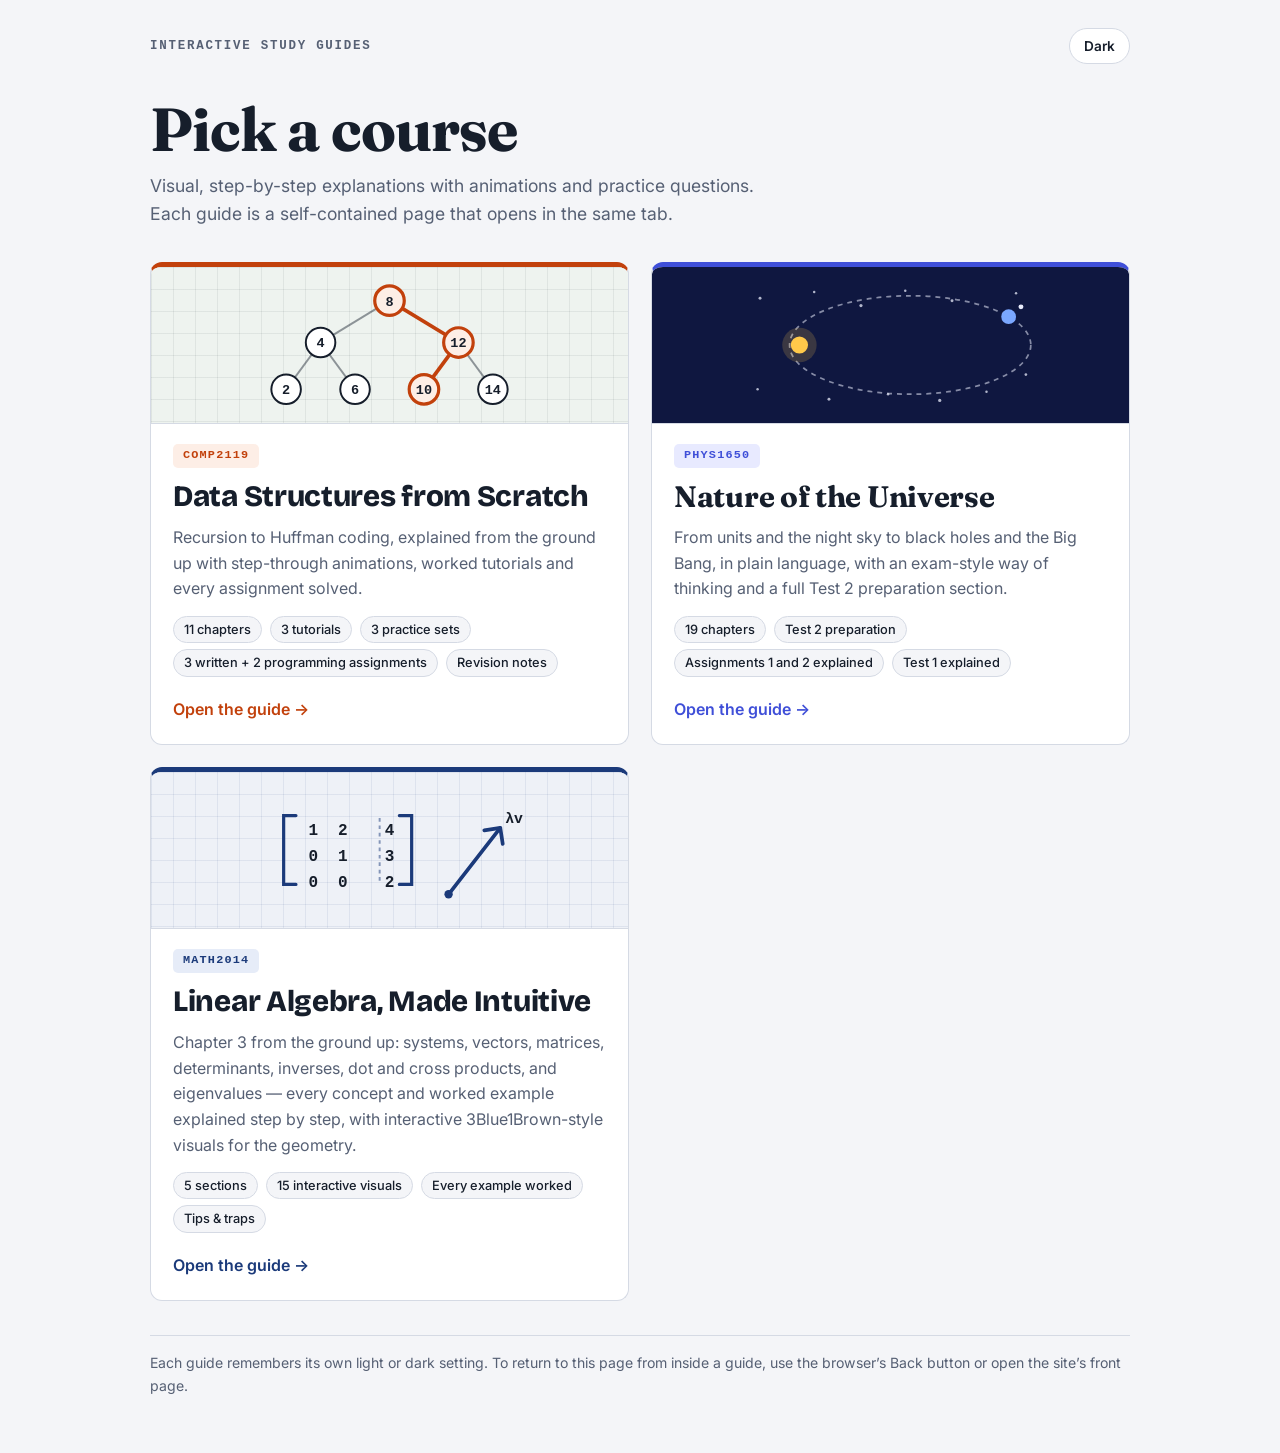
<file: index.html>
<!doctype html>
<html lang="en">
<head>
<meta charset="utf-8">
<meta name="viewport" content="width=device-width,initial-scale=1,viewport-fit=cover">
<meta name="robots" content="noindex,nofollow">
<title>Study Guides</title>
<link rel="icon" href="data:image/svg+xml,%3Csvg xmlns='http://www.w3.org/2000/svg' viewBox='0 0 32 32'%3E%3Crect width='32' height='32' rx='7' fill='%23161e2b'/%3E%3Ccircle cx='11' cy='12' r='3.2' fill='%23ffa24d'/%3E%3Ccircle cx='22' cy='12' r='3.2' fill='%238c9bff'/%3E%3Cpath d='M11 15v4m11-4v4M11 19h11' stroke='%23fff' stroke-width='2' fill='none' stroke-linecap='round'/%3E%3C/svg%3E">
<link rel="preconnect" href="https://fonts.googleapis.com">
<link rel="preconnect" href="https://fonts.gstatic.com" crossorigin>
<link rel="stylesheet" href="https://fonts.googleapis.com/css2?family=Bricolage+Grotesque:wght@600;800&family=Fraunces:opsz,wght@9..144,600;9..144,700&family=Inter:wght@400;500;600&display=swap">
<style>
:root{
  --bg:#f4f5f8; --surface:#ffffff; --ink:#161e2b; --muted:#566074; --line:#d5dae4;
  --comp:#c2410c; --comp-soft:#fdeee6; --comp-art:#eef3ef; --comp-grid:rgba(23,35,45,.07);
  --phys:#3f4fd8; --phys-soft:#e8eaff;
  --math:#1b3a7a; --math-soft:#e6ecf8; --math-art:#eef1f7; --math-grid:rgba(27,58,122,.08);
  --shadow:0 2px 4px rgba(22,30,43,.06),0 10px 26px rgba(22,30,43,.09);
  --serif:'Fraunces',Georgia,'Times New Roman',serif;
  --sans:'Inter',system-ui,-apple-system,'Segoe UI',Roboto,sans-serif;
  --disp:'Bricolage Grotesque','Trebuchet MS',system-ui,sans-serif;
  --mono:ui-monospace,SFMono-Regular,Menlo,Consolas,monospace;
  color-scheme:light;
}
:root[data-theme="dark"]{
  --bg:#0e1319; --surface:#161d26; --ink:#e8edf3; --muted:#9aa7b6; --line:#2a3441;
  --comp:#ffa24d; --comp-soft:#3a2614; --comp-art:#10171c; --comp-grid:rgba(230,237,242,.06);
  --phys:#8c9bff; --phys-soft:#232d63;
  --math:#8fb0ee; --math-soft:#1c2a46; --math-art:#10151f; --math-grid:rgba(143,176,238,.08);
  --shadow:0 2px 4px rgba(0,0,0,.4),0 10px 26px rgba(0,0,0,.4);
  color-scheme:dark;
}
*,*::before,*::after{box-sizing:border-box}
html{-webkit-text-size-adjust:100%}
body{
  margin:0; background:var(--bg); color:var(--ink);
  font:400 16px/1.6 var(--sans); -webkit-font-smoothing:antialiased;
  padding-left:max(16px,env(safe-area-inset-left,0px));
  padding-right:max(16px,env(safe-area-inset-right,0px));
  padding-top:max(0px,env(safe-area-inset-top,0px));
  padding-bottom:max(0px,env(safe-area-inset-bottom,0px));
}
.wrap{max-width:980px;margin:0 auto;padding-block:28px 56px}
a{color:inherit}
a:focus-visible,button:focus-visible{outline:3px solid var(--comp);outline-offset:3px;border-radius:6px}

.top{display:flex;align-items:center;justify-content:space-between;gap:12px}
.eyebrow{margin:0;font:600 .78rem/1 var(--mono);letter-spacing:.14em;text-transform:uppercase;color:var(--muted)}
.theme{font:600 .85rem var(--sans);padding:7px 14px;border:1.5px solid var(--line);border-radius:999px;background:var(--surface);color:var(--ink);cursor:pointer;min-height:36px}
.theme:hover{border-color:var(--muted)}

h1{margin:34px 0 10px;font:700 clamp(2.3rem,6.4vw,3.8rem)/1.05 var(--serif);letter-spacing:-.015em;text-wrap:balance}
.lede{margin:0 0 34px;max-width:36em;font-size:1.1rem;color:var(--muted)}

.grid{display:grid;grid-template-columns:repeat(auto-fit,minmax(min(100%,340px),1fr));gap:22px;margin:0;padding:0;list-style:none}
.grid>li{min-width:0}
.card{
  display:flex;flex-direction:column;height:100%;overflow:hidden;min-width:0;
  background:var(--surface);border:1.5px solid var(--line);border-top:5px solid var(--acc);border-radius:12px;
  color:var(--ink);text-decoration:none;transition:transform .16s ease,box-shadow .16s ease;
}
.card:hover{transform:translateY(-3px);box-shadow:var(--shadow)}
.card.comp{--acc:var(--comp);--acc-soft:var(--comp-soft)}
.card.phys{--acc:var(--phys);--acc-soft:var(--phys-soft)}
.card.math{--acc:var(--math);--acc-soft:var(--math-soft)}
.art{border-bottom:1.5px solid var(--line);padding:14px 18px}
.art svg{display:block;width:100%;height:auto;max-height:128px}
.art.comp{background-color:var(--comp-art);background-image:linear-gradient(var(--comp-grid) 1px,transparent 1px),linear-gradient(90deg,var(--comp-grid) 1px,transparent 1px);background-size:22px 22px;color:var(--ink)}
.art.phys{background:#0f1740;color:#e8ebfa}
.art.math{background-color:var(--math-art);background-image:linear-gradient(var(--math-grid) 1px,transparent 1px),linear-gradient(90deg,var(--math-grid) 1px,transparent 1px);background-size:22px 22px;color:var(--ink)}
.card.math h2{font-family:var(--disp);font-weight:800;letter-spacing:-.01em}
.body{display:flex;flex-direction:column;gap:12px;padding:20px 22px 22px;flex:1}
.tag{align-self:flex-start;font:600 .74rem/1 var(--mono);letter-spacing:.1em;text-transform:uppercase;color:var(--acc);background:var(--acc-soft);padding:6px 10px;border-radius:5px}
.card h2{margin:0;font-size:1.85rem;line-height:1.12;text-wrap:balance}
.card.comp h2{font-family:var(--disp);font-weight:800;letter-spacing:-.01em}
.card.phys h2{font-family:var(--serif);font-weight:700;letter-spacing:-.01em}
.card p{margin:0;color:var(--muted)}
.facts{display:flex;flex-wrap:wrap;gap:6px 8px;margin:2px 0 0;padding:0;list-style:none}
.facts li{font:500 .8rem/1.2 var(--sans);padding:5px 10px;border:1.5px solid var(--line);border-radius:999px;color:var(--ink);background:var(--bg)}
.go{margin-top:auto;padding-top:8px;font-weight:600;color:var(--acc)}
.go span{display:inline-block;transition:transform .16s ease}
.card:hover .go span{transform:translateX(4px)}

.foot{margin:34px 0 0;padding-top:16px;border-top:1.5px solid var(--line);color:var(--muted);font-size:.88rem}
@media (prefers-reduced-motion:reduce){.card,.go span{transition:none}.card:hover{transform:none}.card:hover .go span{transform:none}}
</style>
</head>
<body>
<div class="wrap">
  <div class="top">
    <p class="eyebrow">Interactive study guides</p>
    <button class="theme" id="themeBtn" type="button">Dark</button>
  </div>

  <h1>Pick a course</h1>
  <p class="lede">Visual, step-by-step explanations with animations and practice questions. Each guide is a self-contained page that opens in the same tab.</p>

  <ul class="grid">
    <li>
      <a class="card comp" href="comp2119/">
        <div class="art comp" aria-hidden="true">
          <svg viewBox="0 0 240 104" role="presentation">
            <g stroke="currentColor" stroke-opacity=".45" stroke-width="1.6" fill="none">
              <line x1="120" y1="16" x2="64" y2="50"/><line x1="64" y1="50" x2="36" y2="88"/><line x1="64" y1="50" x2="92" y2="88"/><line x1="176" y1="50" x2="204" y2="88"/>
            </g>
            <g stroke="var(--comp)" stroke-width="3" fill="none"><line x1="120" y1="16" x2="176" y2="50"/><line x1="176" y1="50" x2="148" y2="88"/></g>
            <g stroke="currentColor" stroke-width="1.6" fill="var(--surface)">
              <circle cx="64" cy="50" r="12"/><circle cx="36" cy="88" r="12"/><circle cx="92" cy="88" r="12"/><circle cx="204" cy="88" r="12"/>
            </g>
            <g stroke="var(--comp)" stroke-width="2.6" fill="var(--comp-soft)">
              <circle cx="120" cy="16" r="12"/><circle cx="176" cy="50" r="12"/><circle cx="148" cy="88" r="12"/>
            </g>
            <g font-family="ui-monospace,Menlo,Consolas,monospace" font-size="11" font-weight="700" text-anchor="middle" fill="currentColor">
              <text x="120" y="20">8</text><text x="64" y="54">4</text><text x="176" y="54">12</text>
              <text x="36" y="92">2</text><text x="92" y="92">6</text><text x="148" y="92">10</text><text x="204" y="92">14</text>
            </g>
          </svg>
        </div>
        <div class="body">
          <span class="tag">COMP2119</span>
          <h2>Data Structures from Scratch</h2>
          <p>Recursion to Huffman coding, explained from the ground up with step-through animations, worked tutorials and every assignment solved.</p>
          <ul class="facts">
            <li>11 chapters</li><li>3 tutorials</li><li>3 practice sets</li><li>3 written + 2 programming assignments</li><li>Revision notes</li>
          </ul>
          <div class="go">Open the guide <span aria-hidden="true">→</span></div>
        </div>
      </a>
    </li>
    <li>
      <a class="card phys" href="phys1650/">
        <div class="art phys" aria-hidden="true">
          <svg viewBox="0 0 240 104" role="presentation">
            <g fill="#e8ebfa" fill-opacity=".75">
              <circle cx="14" cy="14" r="1.2"/><circle cx="58" cy="9" r="1"/><circle cx="96" cy="20" r="1.3"/><circle cx="132" cy="8" r="1"/><circle cx="170" cy="16" r="1.2"/><circle cx="222" cy="10" r="1"/>
              <circle cx="12" cy="88" r="1"/><circle cx="70" cy="96" r="1.2"/><circle cx="118" cy="92" r="1"/><circle cx="160" cy="97" r="1.3"/><circle cx="198" cy="90" r="1"/><circle cx="230" cy="76" r="1.1"/>
            </g>
            <ellipse cx="136" cy="52" rx="98" ry="40" fill="none" stroke="#e8ebfa" stroke-opacity=".55" stroke-width="1.4" stroke-dasharray="4 4"/>
            <circle cx="46" cy="52" r="14" fill="#ffc94a" fill-opacity=".18"/>
            <circle cx="46" cy="52" r="7" fill="#ffc94a"/>
            <circle cx="216" cy="29" r="6" fill="#7aa7ff"/>
            <circle cx="226" cy="21" r="2" fill="#e8ebfa"/>
          </svg>
        </div>
        <div class="body">
          <span class="tag">PHYS1650</span>
          <h2>Nature of the Universe</h2>
          <p>From units and the night sky to black holes and the Big Bang, in plain language, with an exam-style way of thinking and a full Test 2 preparation section.</p>
          <ul class="facts">
            <li>19 chapters</li><li>Test 2 preparation</li><li>Assignments 1 and 2 explained</li><li>Test 1 explained</li>
          </ul>
          <div class="go">Open the guide <span aria-hidden="true">→</span></div>
        </div>
      </a>
    </li>
    <li>
      <a class="card math" href="math2014/">
        <div class="art math" aria-hidden="true">
          <svg viewBox="0 0 240 104" role="presentation">
            <g stroke="var(--math)" stroke-width="2.6" fill="none" stroke-linecap="round">
              <path d="M44 24 h-10 v56 h10"/><path d="M128 24 h10 v56 h-10"/>
            </g>
            <line x1="112" y1="26" x2="112" y2="78" stroke="var(--math)" stroke-opacity=".5" stroke-width="1.6" stroke-dasharray="3 3"/>
            <g font-family="ui-monospace,Menlo,Consolas,monospace" font-size="13" font-weight="700" text-anchor="middle" fill="currentColor">
              <text x="58" y="40">1</text><text x="82" y="40">2</text><text x="120" y="40">4</text>
              <text x="58" y="61">0</text><text x="82" y="61">1</text><text x="120" y="61">3</text>
              <text x="58" y="82">0</text><text x="82" y="82">0</text><text x="120" y="82">2</text>
            </g>
            <g stroke="var(--math)" stroke-width="3" fill="none" stroke-linecap="round" stroke-linejoin="round">
              <line x1="168" y1="88" x2="210" y2="34"/><path d="M210 34 l-13 2 M210 34 l2 13"/>
            </g>
            <circle cx="168" cy="88" r="3.4" fill="var(--math)"/>
            <text x="214" y="30" font-family="ui-monospace,Menlo,Consolas,monospace" font-size="12" font-weight="700" fill="currentColor">&#955;v</text>
          </svg>
        </div>
        <div class="body">
          <span class="tag">MATH2014</span>
          <h2>Linear Algebra, Made Intuitive</h2>
          <p>Chapter 3 from the ground up: systems, vectors, matrices, determinants, inverses, dot and cross products, and eigenvalues — every concept and worked example explained step by step, with interactive 3Blue1Brown-style visuals for the geometry.</p>
          <ul class="facts">
            <li>5 sections</li><li>15 interactive visuals</li><li>Every example worked</li><li>Tips &amp; traps</li>
          </ul>
          <div class="go">Open the guide <span aria-hidden="true">→</span></div>
        </div>
      </a>
    </li>
  </ul>

  <p class="foot">Each guide remembers its own light or dark setting. To return to this page from inside a guide, use the browser’s Back button or open the site’s front page.</p>
</div>
<script>
(function(){
  var KEY='hub-theme',root=document.documentElement,btn=document.getElementById('themeBtn');
  function apply(t){root.setAttribute('data-theme',t);btn.textContent=t==='dark'?'Light':'Dark'}
  var t='light';try{t=localStorage.getItem(KEY)||'light'}catch(e){}
  apply(t);
  btn.addEventListener('click',function(){t=t==='dark'?'light':'dark';apply(t);try{localStorage.setItem(KEY,t)}catch(e){}});
})();
</script>
</body>
</html>
</file>
